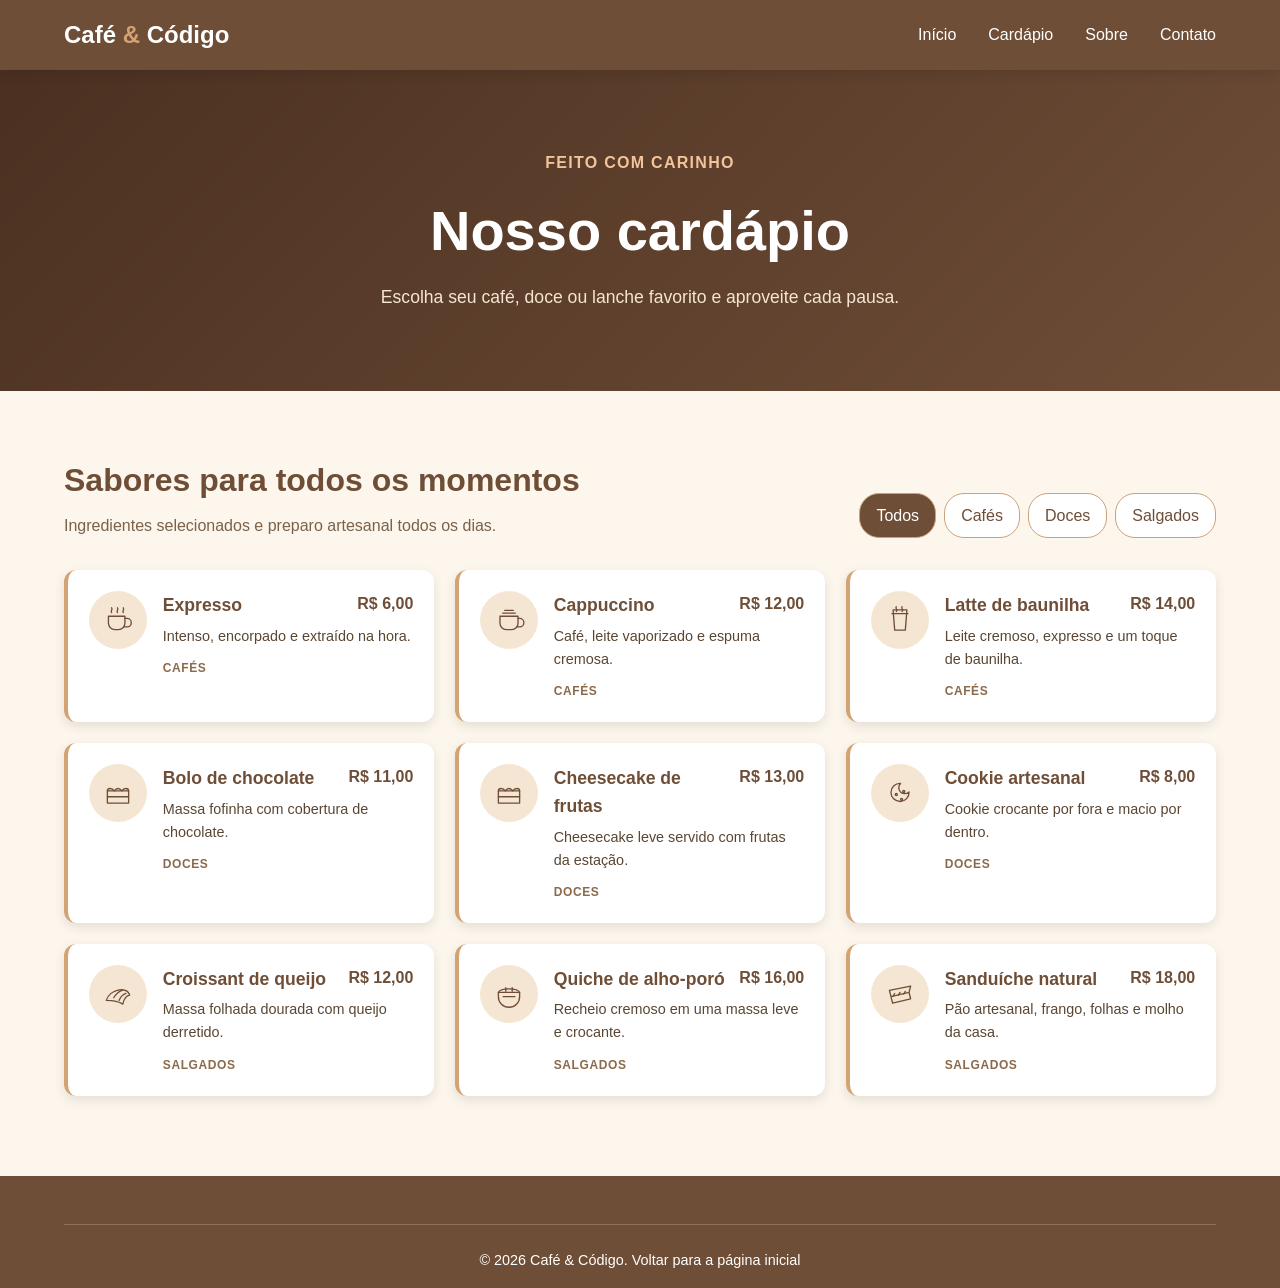
<file: assets/pages/cardapio.html>
<!DOCTYPE html>
<html lang="pt-BR">
<head>
    <meta charset="UTF-8">
    <meta name="viewport" content="width=device-width, initial-scale=1.0">
    <title>Cardápio — Café &amp; Código</title>
    <link rel="stylesheet" href="../../style.css">
    <link rel="stylesheet" href="../css/cardapio.css">
</head>
<body>
    <header class="header">
        <div class="container header-container">
            <a class="logo" href="../../index.html">Café <div class="logo-mark">&amp;</div> Código</a>
            <button class="menu-toggle" id="menuToggle" aria-label="Abrir menu" aria-expanded="false">☰</button>
            <nav class="nav" id="nav" aria-label="Navegação principal">
                <ul class="nav-list">
                    <li><a href="../../index.html">Início</a></li>
                    <li><a href="cardapio.html" aria-current="page">Cardápio</a></li>
                    <li><a href="sobre.html">Sobre</a></li>
                    <li><a href="../../index.html#contato">Contato</a></li>
                </ul>
            </nav>
        </div>
    </header>

    <main>
        <section class="page-hero">
            <div class="container">
                <p class="carousel-eyebrow">Feito com carinho</p>
                <h1>Nosso cardápio</h1>
                <p>Escolha seu café, doce ou lanche favorito e aproveite cada pausa.</p>
            </div>
        </section>

        <section class="menu-section" aria-labelledby="menu-title">
            <div class="container">
                <div class="menu-heading">
                    <div>
                        <h2 id="menu-title">Sabores para todos os momentos</h2>
                        <p>Ingredientes selecionados e preparo artesanal todos os dias.</p>
                    </div>
                    <div class="menu-filters" id="menuFilters" aria-label="Filtrar cardápio"></div>
                </div>
                <div class="menu-grid" id="menuGrid"></div>
            </div>
        </section>
    </main>

    <footer class="footer">
        <div class="container footer-bottom">
            <p>&copy; 2026 Café &amp; Código. <a href="../../index.html">Voltar para a página inicial</a></p>
        </div>
    </footer>

    <script src="../scripts/script.js"></script>
</body>
</html>
</file>
<file: style.css>
* {
    margin: 0;
    padding: 0;
    box-sizing: border-box;
}

:root {
    --cor-primaria: #6f4e37;
    --cor-secundaria: #c9a27a;
    --cor-destaque: #d4a373;
    --cor-fundo: #fdf6ec;
    --cor-texto: #3b2a1a;
    --cor-branco: #ffffff;
    --sombra: 0 4px 12px rgba(0, 0, 0, 0.1);
}

html {
    scroll-behavior: smooth;
}

body {
    font-family: Verdana, Arial, sans-serif;
    background-color: var(--cor-fundo);
    color: var(--cor-texto);
    line-height: 1.6;
}

.container {
    width: 90%;
    max-width: 1200px;
    margin: 0 auto;
}

img {
    max-width: 100%;
    display: block;
}

a {
    text-decoration: none;
    color: inherit;
}

ul {
    list-style: none;
}


.header {
    background-color: var(--cor-primaria);
    color: var(--cor-branco);
    padding: 1rem 0;
    position: sticky;
    top: 0;
    z-index: 100;
    box-shadow: var(--sombra);
}

.header-container {
    display: flex;
    justify-content: space-between;
    align-items: center;
}

.logo {
    font-size: 1.5rem;
    font-weight: bold;
}

.logo-mark {
    display: inline;
    color: var(--cor-destaque);
}

.nav-list {
    display: flex;
    gap: 2rem;
}

.nav-list a {
    color: var(--cor-branco);
    font-weight: 500;
    transition: color 0.3s;
    position: relative;
}

.nav-list a::after {
    content: "";
    position: absolute;
    left: 0;
    bottom: -4px;
    width: 0;
    height: 2px;
    background-color: var(--cor-destaque);
    transition: width 0.3s;
}

.nav-list a:hover {
    color: var(--cor-destaque);
}

.nav-list a:hover::after {
    width: 100%;
}

.menu-toggle {
    display: none;
    background: none;
    border: none;
    color: var(--cor-branco);
    font-size: 1.8rem;
    cursor: pointer;
}

/* ============ CARROSSEL ============ */
.carousel {
    position: relative;
    overflow: hidden;
    min-height: 360px;
    background: linear-gradient(135deg, #4b3021, var(--cor-primaria));
}

.carousel-track {
    min-height: 360px;
}

.carousel-slide {
    position: absolute;
    inset: 0;
    display: flex;
    align-items: center;
    justify-content: center;
    gap: 6rem;
    padding: 2rem 10%;
    opacity: 0;
    visibility: hidden;
    transition: opacity 0.5s ease, visibility 0.5s ease;
}

.carousel-slide.is-active {
    opacity: 1;
    visibility: visible;
}

.carousel-slide::before {
    content: "";
    position: absolute;
    inset: 0;
    background: rgba(59, 42, 26, 0.42);
}

.carousel-slide img {
    position: relative;
    z-index: 1;
    width: min(32%, 280px);
    height: 260px;
    object-fit: contain;
    filter: drop-shadow(0 12px 12px rgba(0, 0, 0, 0.3));
}

.carousel-caption {
    position: relative;
    z-index: 1;
    max-width: 560px;
    color: var(--cor-branco);
}

.carousel-eyebrow {
    color: #f2c49b;
    font-weight: bold;
    letter-spacing: 0.08em;
    text-transform: uppercase;
    margin-bottom: 0.6rem;
}

.carousel-caption h1 {
    font-size: clamp(1.8rem, 4vw, 3rem);
    line-height: 1.2;
    margin-bottom: 1.5rem;
}

.carousel-caption .btn {
    background-color: var(--cor-destaque);
}

.carousel-caption .btn:hover {
    background-color: var(--cor-branco);
    color: var(--cor-primaria);
}

.carousel-control {
    position: absolute;
    z-index: 2;
    top: 50%;
    width: 44px;
    height: 44px;
    border: 1px solid rgba(255, 255, 255, 0.7);
    border-radius: 50%;
    background-color: rgba(59, 42, 26, 0.55);
    color: var(--cor-branco);
    font-size: 1.4rem;
    cursor: pointer;
    transform: translateY(-50%);
    transition: background-color 0.3s, transform 0.3s;
}

.carousel-control:hover,
.carousel-control:focus-visible {
    background-color: var(--cor-destaque);
    transform: translateY(-50%) scale(1.08);
}

.carousel-control-prev {
    left: 2rem;
}

.carousel-control-next {
    right: 2rem;
}

.carousel-indicators {
    position: absolute;
    z-index: 2;
    bottom: 1.5rem;
    left: 50%;
    display: flex;
    gap: 0.6rem;
    transform: translateX(-50%);
}

.carousel-indicator {
    width: 11px;
    height: 11px;
    padding: 0;
    border: 2px solid var(--cor-branco);
    border-radius: 50%;
    background: transparent;
    cursor: pointer;
}

.carousel-indicator.is-active {
    background-color: var(--cor-branco);
}

/* ============ HERO ============ */
.hero {
    background: linear-gradient(135deg, #fdf6ec 0%, #f5e6d3 100%);
    padding: 4rem 0;
}

.hero-container {
    display: flex;
    align-items: center;
    gap: 3rem;
}

.hero-text {
    flex: 1;
}

.hero-text h1 {
    font-size: 2.8rem;
    color: var(--cor-primaria);
    margin-bottom: 1rem;
    line-height: 1.2;
}

.hero-text p {
    font-size: 1.1rem;
    margin-bottom: 2rem;
    color: #5a4632;
}

.hero-image {
    flex: 1;
    display: flex;
    justify-content: center;
}

.hero-placeholder {
    width: 300px;
    height: 300px;
    background: linear-gradient(135deg, var(--cor-primaria), var(--cor-secundaria));
    border-radius: 50%;
    display: flex;
    align-items: center;
    justify-content: center;
    font-size: 8rem;
    box-shadow: var(--sombra);
    transition: transform 0.4s;
}

.hero-placeholder:hover {
    transform: scale(1.05) rotate(5deg);
}

.btn {
    display: inline-block;
    background-color: var(--cor-primaria);
    color: var(--cor-branco);
    padding: 0.9rem 2rem;
    border-radius: 30px;
    font-weight: bold;
    border: none;
    cursor: pointer;
    font-size: 1rem;
    transition: all 0.3s;
    box-shadow: var(--sombra);
}

.btn:hover {
    background-color: var(--cor-destaque);
    transform: translateY(-3px);
    box-shadow: 0 6px 16px rgba(0, 0, 0, 0.2);
}

/* ============ CARDS ============ */
.cards-section {
    padding: 4rem 0;
}

.titulo {
    text-align: center;
    font-size: 2.2rem;
    color: var(--cor-primaria);
    margin-bottom: 0.5rem;
}

.subtitulo {
    text-align: center;
    color: #7a6248;
    margin-bottom: 3rem;
    font-size: 1.1rem;
}

.cards {
    display: flex;
    flex-wrap: wrap;
    gap: 2rem;
    justify-content: center;
}

.card {
    background-color: var(--cor-branco);
    border-radius: 12px;
    overflow: hidden;
    width: 250px;
    box-shadow: var(--sombra);
    transition: transform 0.3s, box-shadow 0.3s;
    display: flex;
    flex-direction: column;
}

.card:hover {
    transform: translateY(-8px);
    box-shadow: 0 10px 24px rgba(0, 0, 0, 0.15);
}

.card-image {
    height: 180px;
    background: linear-gradient(135deg, var(--cor-secundaria), var(--cor-destaque));
    display: flex;
    align-items: center;
    justify-content: center;
}

.card-emoji {
    font-size: 5rem;
}

.card h3 {
    padding: 1rem 1.2rem 0.5rem;
    color: var(--cor-primaria);
    font-size: 1.3rem;
}

.card p {
    padding: 0 1.2rem 1.5rem;
    color: #5a4632;
    font-size: 0.95rem;
}

.section-link {
    text-align: center;
    margin: -1rem 0 2.5rem;
}

/* ============ SOBRE ============ */
.about {
    background-color: #f5e6d3;
    padding: 4rem 0;
}

.about-container {
    display: flex;
    gap: 3rem;
    align-items: flex-start;
}

.about-text {
    flex: 1;
}

.about-text h2 {
    color: var(--cor-primaria);
    font-size: 2rem;
    margin-bottom: 1rem;
}

.about-text p {
    margin-bottom: 1rem;
    color: #5a4632;
}

.about-info {
    flex: 1;
    display: flex;
    flex-direction: column;
    gap: 1.2rem;
}

.info-item {
    background-color: var(--cor-branco);
    padding: 1.2rem;
    border-radius: 10px;
    display: flex;
    align-items: center;
    gap: 1rem;
    box-shadow: var(--sombra);
    transition: transform 0.3s;
}

.info-item:hover {
    transform: translateX(5px);
}

.info-icon {
    font-size: 2rem;
}

.info-item h4 {
    color: var(--cor-primaria);
    margin-bottom: 0.2rem;
}

.info-item p {
    font-size: 0.9rem;
    color: #5a4632;
    margin: 0;
}

/* ============ CONTATO ============ */
.contact {
    padding: 4rem 0;
    text-align: center;
}

.contact-form {
    max-width: 500px;
    margin: 2rem auto 0;
    display: flex;
    flex-direction: column;
    gap: 1rem;
}

.contact-form input,
.contact-form textarea {
    padding: 0.9rem;
    border: 2px solid #e0d3bf;
    border-radius: 8px;
    font-family: inherit;
    font-size: 1rem;
    background-color: var(--cor-branco);
    transition: border-color 0.3s;
}

.contact-form input:focus,
.contact-form textarea:focus {
    outline: none;
    border-color: var(--cor-primaria);
}

.form-feedback {
    margin-top: 1rem;
    color: #2e7d32;
    font-weight: bold;
    min-height: 1.5rem;
}

/* ============ RODAPÉ ============ */
.footer {
    background-color: var(--cor-primaria);
    color: var(--cor-branco);
    padding: 3rem 0 1rem;
}

.footer-container {
    display: flex;
    justify-content: space-between;
    gap: 2rem;
    flex-wrap: wrap;
    margin-bottom: 2rem;
}

.footer-col {
    flex: 1;
    min-width: 200px;
}

.footer-col h4 {
    margin-bottom: 1rem;
    color: var(--cor-destaque);
}

.footer-col ul li {
    margin-bottom: 0.5rem;
}

.footer-col a {
    transition: color 0.3s;
}

.footer-col a:hover {
    color: var(--cor-destaque);
}

.footer-bottom {
    text-align: center;
    padding-top: 1.5rem;
    border-top: 1px solid rgba(255, 255, 255, 0.2);
    font-size: 0.9rem;
}

/* ============ BOTÃO VOLTAR AO TOPO ============ */
.back-to-top {
    position: fixed;
    bottom: 30px;
    right: 30px;
    width: 50px;
    height: 50px;
    border-radius: 50%;
    background-color: var(--cor-primaria);
    color: var(--cor-branco);
    border: none;
    font-size: 1.5rem;
    cursor: pointer;
    box-shadow: var(--sombra);
    opacity: 0;
    visibility: hidden;
    transition: opacity 0.3s, visibility 0.3s, transform 0.3s;
}

.back-to-top.visible {
    opacity: 1;
    visibility: visible;
}

.back-to-top:hover {
    transform: translateY(-5px);
    background-color: var(--cor-destaque);
}

/* ============ TABLET (768px) ============ */
@media (max-width: 768px) {
    .carousel-slide {
        gap: 3rem;
        padding: 2rem 12%;
    }

    .carousel-slide img {
        width: 30%;
        height: 210px;
    }

    .hero-container {
        flex-direction: column;
        text-align: center;
    }

    .hero-text h1 {
        font-size: 2.2rem;
    }

    .hero-placeholder {
        width: 240px;
        height: 240px;
        font-size: 6rem;
    }

    .about-container {
        flex-direction: column;
    }

    .cards {
        gap: 1.5rem;
    }

    .card {
        width: 45%;
    }

    .footer-container {
        flex-direction: column;
        text-align: center;
    }
}

/* ============ CELULAR (480px) ============ */
@media (max-width: 480px) {
    .carousel,
    .carousel-track {
        min-height: 430px;
    }

    .carousel-slide {
        flex-direction: column;
        gap: 1.5rem;
        padding: 2rem 4rem 3.5rem;
        text-align: center;
    }

    .carousel-slide img {
        width: 150px;
        height: 150px;
    }

    .carousel-caption h1 {
        margin-bottom: 1rem;
    }

    .carousel-eyebrow {
        font-size: 0.8rem;
    }

    .carousel-control {
        width: 36px;
        height: 36px;
        font-size: 1.1rem;
    }

    .carousel-control-prev {
        left: 0.8rem;
    }

    .carousel-control-next {
        right: 0.8rem;
    }

    .menu-toggle {
        display: block;
    }

    .nav {
        position: absolute;
        top: 100%;
        left: 0;
        width: 100%;
        background-color: var(--cor-primaria);
        max-height: 0;
        overflow: hidden;
        transition: max-height 0.3s ease;
    }

    .nav.active {
        max-height: 300px;
    }

    .nav-list {
        flex-direction: column;
        gap: 0;
        padding: 1rem 0;
    }

    .nav-list li {
        text-align: center;
        padding: 0.8rem 0;
        border-bottom: 1px solid rgba(255, 255, 255, 0.1);
    }

    .hero {
        padding: 2.5rem 0;
    }

    .hero-text h1 {
        font-size: 1.8rem;
    }

    .hero-text p {
        font-size: 1rem;
    }

    .hero-placeholder {
        width: 200px;
        height: 200px;
        font-size: 5rem;
    }

    .section-title {
        font-size: 1.7rem;
    }

    .cards {
        flex-direction: column;
        align-items: center;
    }

    .card {
        width: 100%;
        max-width: 350px;
    }

    .cards-section,
    .about,
    .contact {
        padding: 2.5rem 0;
    }

    .back-to-top {
        bottom: 20px;
        right: 20px;
        width: 45px;
        height: 45px;
    }
}
</file>
<file: assets/css/cardapio.css>
.page-hero {
    background: linear-gradient(135deg, #4b3021, var(--cor-primaria));
    color: var(--cor-branco);
    padding: 5rem 0;
    text-align: center;
}

.page-hero h1 {
    font-size: clamp(2.2rem, 5vw, 3.5rem);
    margin: 0.5rem 0;
}

.page-hero > .container > p:last-child {
    color: #f5e6d3;
    font-size: 1.1rem;
}

.menu-section {
    padding: 4rem 0 5rem;
}

.menu-heading {
    display: flex;
    align-items: end;
    justify-content: space-between;
    gap: 2rem;
    margin-bottom: 2rem;
}

.menu-heading h2 {
    color: var(--cor-primaria);
    font-size: 2rem;
    margin-bottom: 0.4rem;
}

.menu-heading p {
    color: #7a6248;
}

.menu-filters {
    display: flex;
    flex-wrap: wrap;
    justify-content: flex-end;
    gap: 0.5rem;
}

.filter-button {
    border: 1px solid var(--cor-secundaria);
    border-radius: 20px;
    background: var(--cor-branco);
    color: var(--cor-primaria);
    cursor: pointer;
    padding: 0.55rem 1rem;
    font: inherit;
    transition: all 0.2s;
}

.filter-button:hover,
.filter-button.is-active {
    background: var(--cor-primaria);
    color: var(--cor-branco);
}

.menu-grid {
    display: grid;
    grid-template-columns: repeat(3, 1fr);
    gap: 1.3rem;
}

.menu-item {
    display: flex;
    gap: 1rem;
    padding: 1.3rem;
    background: var(--cor-branco);
    border-radius: 12px;
    box-shadow: var(--sombra);
    border-left: 4px solid var(--cor-destaque);
}

.menu-item-icon {
    width: 58px;
    height: 58px;
    flex-shrink: 0;
    display: grid;
    place-items: center;
    border-radius: 50%;
    background: #f5e6d3;
}

.menu-item-icon svg {
    width: 34px;
    height: 34px;
    fill: none;
    stroke: var(--cor-primaria);
    stroke-linecap: round;
    stroke-linejoin: round;
    stroke-width: 2.5;
}

.menu-item-content {
    flex: 1;
}

.menu-item-title {
    display: flex;
    justify-content: space-between;
    gap: 0.7rem;
}

.menu-item-title h3 {
    color: var(--cor-primaria);
    font-size: 1.1rem;
}

.menu-item-title strong {
    color: var(--cor-primaria);
    white-space: nowrap;
}

.menu-item p {
    color: #5a4632;
    font-size: 0.9rem;
    margin: 0.35rem 0 0.7rem;
}

.menu-category {
    color: #8b6a4b;
    font-size: 0.75rem;
    font-weight: bold;
    text-transform: uppercase;
    letter-spacing: 0.05em;
}

@media (max-width: 768px) {
    .menu-heading {
        align-items: flex-start;
        flex-direction: column;
    }

    .menu-filters {
        justify-content: flex-start;
    }

    .menu-grid {
        grid-template-columns: repeat(2, 1fr);
    }
}

@media (max-width: 480px) {
    .menu-section {
        padding: 2.5rem 0;
    }

    .page-hero {
        padding: 3.5rem 0;
    }

    .menu-grid {
        grid-template-columns: 1fr;
    }

    .menu-heading h2 {
        font-size: 1.7rem;
    }
}
</file>
